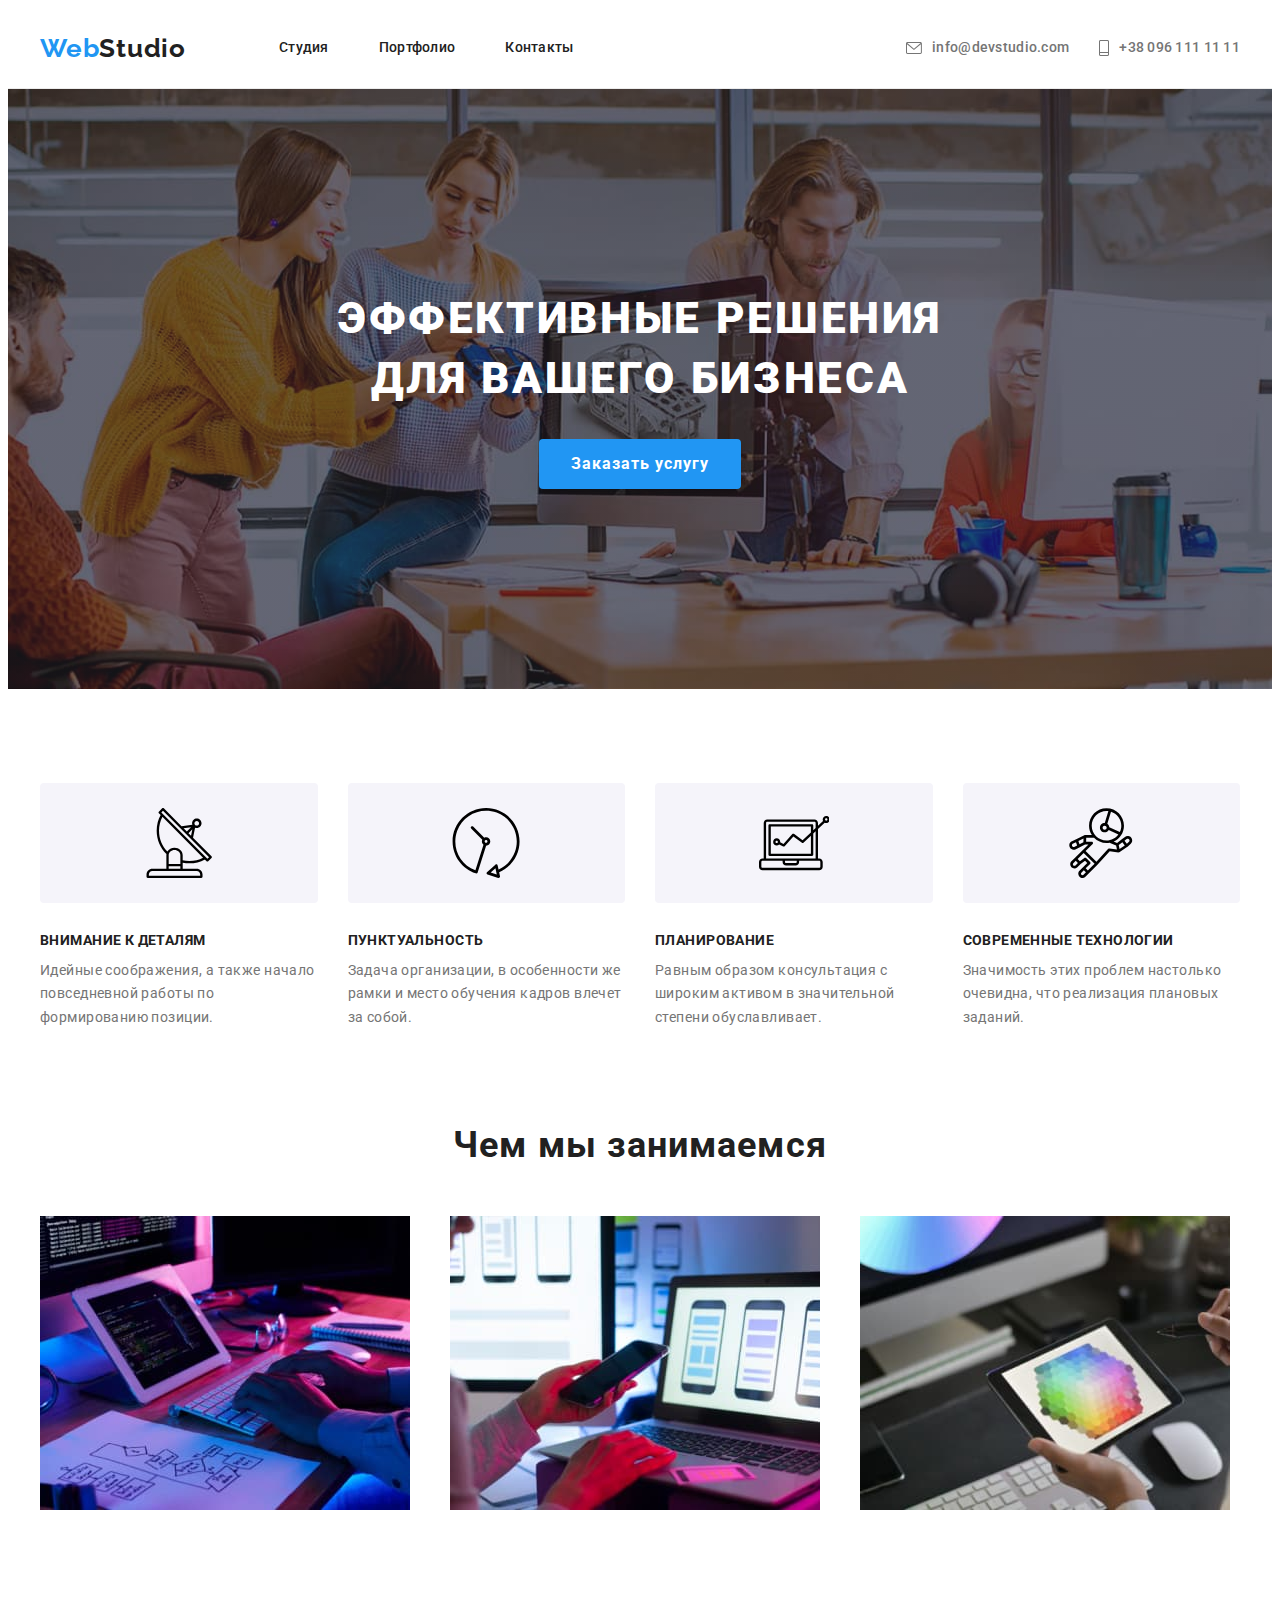
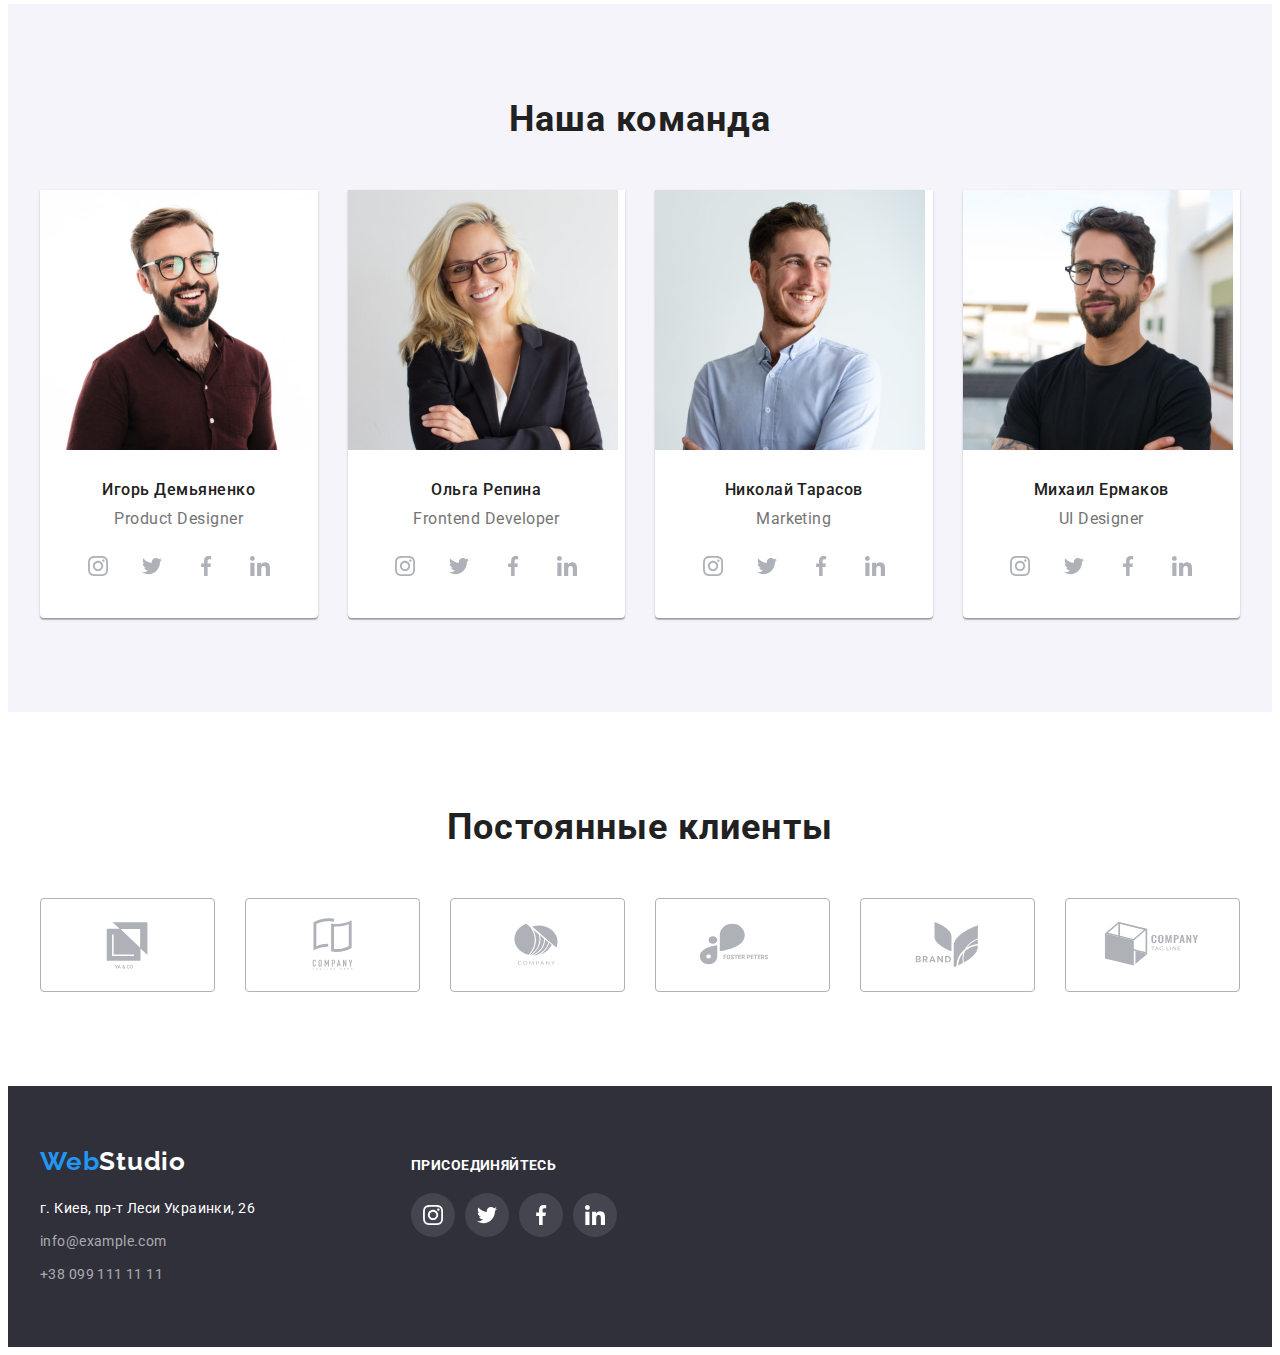
<file: index.html>
<!DOCTYPE html>
<html lang="en">
<head>
    <meta charset="UTF-8">
    <meta http-equiv="X-UA-Compatible" content="IE=edge">
    <meta name="viewport" content="width=device-width, initial-scale=1.0">
    <title>Document</title>
    <link href="https://fonts.googleapis.com/css2?family=Raleway:wght@700&family=Roboto:wght@400;500;700;900&display=swap"
        rel="stylesheet">
        <link rel="stylesheet" href="https://cdnjs.cloudflare.com/ajax/libs/modern-normalize/1.1.0/modern-normalize.min.css"
            integrity="sha512-wpPYUAdjBVSE4KJnH1VR1HeZfpl1ub8YT/NKx4PuQ5NmX2tKuGu6U/JRp5y+Y8XG2tV+wKQpNHVUX03MfMFn9Q=="
            crossorigin="anonymous" referrerpolicy="no-referrer" />
        <link rel="stylesheet" href="./css/reset.css" />
    <link rel="stylesheet" href="./css/styles.css" />
</head>
<body>
    <header class="page-header">
        <div class="container">
        <div class="container-nav">
        <nav class="container-nav">
            <a class="logo" href="./index.html">Web<span class="logostudio">Studio</span></a>   
            <ul class="navlist">
                <li class="navlist-header"><a class="link " href="./index.html">Студия</a></li>
                <li class="navlist-header"><a class="link" href="./portfolio.html">Портфолио</a></li>
                <li class="navlist-header"><a class="link" href="">Контакты</a></li>
            </ul>
        </nav>
        <ul class="headerlist">
            <li class="item"><a class="headerlist-nav" href="mailto:info@devstudio.com"><svg class="icon" width="16" height="12">
                <use href="./images/icons.svg#icon-email"></use>
            </svg>info@devstudio.com</a></li>
            
            <li class="item"><a class="headerlist-nav" href="tel:+380961111111"><svg class="icon" width="10" height="16">
                <use href="./images/icons.svg#icon-tel"></use>
            </svg>+38 096 111 11 11</a></li>
        </ul>
        </div>
        </div>
    </header>
    <main>
        <section class="hero-section">
            <div class="container-hero">
            <h1 class="hero-title">Эффективные решения <br>для вашего бизнеса</h1>
            <button type="button" class="button">Заказать услугу</button>
            </div>
        </section>
        <section class="section">
            <div class="container">
            <h2 class="visually-hidden">Особенности компании</h2>
            <ul class="section-list">
                <li class="item-list">
                    <div class="benefits-content">
                        <svg width="70" height="70">
                            <use href="./images/icons.svg#icon-vector-3"></use>
                        </svg>
                    </div>
                    
                    <h3 class="section-title">Внимание к деталям</h3>
                    <p class="section-text">Идейные соображения, а также начало повседневной работы по формированию позиции.</p>
                </li>
                <li class="item-list">
                    <div class="benefits-content">
                        <svg width="70" height="70">
                            <use href="./images/icons.svg#icon-vector-2"></use>
                        </svg>
                    </div>
                    
                    <h3 class="section-title">Пунктуальность</h3>
                    <p class="section-text">Задача организации, в особенности же рамки и место обучения кадров влечет за собой.
                    </p>
                </li>
                <li class="item-list">
                    <div class="benefits-content">
                        <svg width="70" height="70">
                            <use href="./images/icons.svg#icon-vector-1"></use>
                        </svg>
                    </div>
                    <h3 class="section-title">Планирование</h3>
                    <p class="section-text">Равным образом консультация с широким активом в значительной степени обуславливает.
                    </p>
                </li>
                <li class="item-list">
                    <div class="benefits-content">
                        <svg width="70" height="70">
                            <use href="./images/icons.svg#icon-vector-4"></use>
                        </svg>
                    </div>
                    <h3 class="section-title">Современные технологии</h3>
                    <p class="section-text">Значимость этих проблем настолько очевидна, что реализация плановых заданий.</p>
                </li>
            </ul>
            </div>
        </section>
        <section class="work-about section">
            <div class="container">
            <h2 class="title">Чем мы занимаемся</h2>
            <ul class="cards">
                <li class="item"><img src="./images/img1.jpg" alt="верстка и дизайн" width="370" /></li>
                <li class="item"><img src="./images/img2.jpg" alt="разработка мобильных приложений" width="370" /></li>
                <li class="item"><img src="./images/img3.jpg" alt="работа на планшете" width="370" /></li>
            </ul>
            </div>
        </section>
        <section class="section-comand section">
            <div class="container">
            <h2 class="title">Наша команда</h2>
            <ul class="comand-list">
                <li class="list-item">
                    <img src="./images/img4.jpg" alt="работник1" width="270" />
                    <div class="personal">
                    <h3 lang="en" class="comand-title-list">Игорь Демьяненко</h3>
                    <p lang="en" class="comand-text-items">Product Designer</p>
                    <ul class="team-masters">
                        <li class="item-comand">
                            <a href="instagram.com" class="icon-box">
                                <svg class="masters-icon" width="20" height="20">
                                    <use href="./images/icons.svg#icon-insta"></use>
                                </svg>

                            </a>
                        </li>
                        <li class="item-comand">
                            <a href="twitter.com" class="icon-box">
                                <svg class="masters-icon" width="20" height="20">
                                    <use href="./images/icons.svg#icon-twit"></use>
                                </svg>

                            </a>
                        </li>
                        <li class="item-comand">
                            <a href="facebook.com" class="icon-box">
                                <svg class="masters-icon" width="20" height="20">
                                    <use href="./images/icons.svg#icon-fb"></use>
                                </svg>

                            </a>
                        </li>
                        <li class="item-comand">
                            <a href="linkedin.com" class="icon-box">
                                <svg class="masters-icon" width="20" height="20">
                                    <use href="./images/icons.svg#icon-in"></use>
                                </svg>

                            </a>
                        </li>
                    </ul>
                    </div>
                </li>
                <li class="list-item">
                    <img src="./images/img5.jpg" alt="работник2" width="270" />
                    <div class="personal">
                    <h3 lang="en" class="comand-title-list">Ольга Репина</h3>
                    <p lang="en" class="comand-text-items">Frontend Developer</p>
                    <ul class="team-masters">
                        <li class="item-comand">
                            <a href="instagram.com" class="icon-box">
                                <svg class="masters-icon" width="20" height="20">
                                    <use href="./images/icons.svg#icon-insta"></use>
                                </svg>
                    
                            </a>
                        </li>
                        <li class="item-comand">
                            <a href="twitter.com" class="icon-box">
                                <svg class="masters-icon" width="20" height="20">
                                    <use href="./images/icons.svg#icon-twit"></use>
                                </svg>
                    
                            </a>
                        </li>
                        <li class="item-comand">
                            <a href="facebook.com" class="icon-box">
                                <svg class="masters-icon" width="20" height="20">
                                    <use href="./images/icons.svg#icon-fb"></use>
                                </svg>
                    
                            </a>
                        </li>
                        <li class="item-comand">
                            <a href="linkedin.com" class="icon-box">
                                <svg class="masters-icon" width="20" height="20">
                                    <use href="./images/icons.svg#icon-in"></use>
                                </svg>
                    
                            </a>
                        </li>
                    </ul>
                    </div>
                </li>
                <li class="list-item">
                    <img src="./images/img6.jpg" alt="работник3" width="270" />
                    <div class="personal">
                    <h3 lang="en" class="comand-title-list">Николай Тарасов</h3>
                    <p lang= "en" class="comand-text-items">Marketing</p>
                    <ul class="team-masters">
                        <li class="item-comand">
                            <a href="instagram.com" class="icon-box">
                                <svg class="masters-icon" width="20" height="20">
                                    <use href="./images/icons.svg#icon-insta"></use>
                                </svg>
                    
                            </a>
                        </li>
                        <li class="item-comand">
                            <a href="twitter.com" class="icon-box">
                                <svg class="masters-icon" width="20" height="20">
                                    <use href="./images/icons.svg#icon-twit"></use>
                                </svg>
                    
                            </a>
                        </li>
                        <li class="item-comand">
                            <a href="facebook.com" class="icon-box">
                                <svg class="masters-icon" width="20" height="20">
                                    <use href="./images/icons.svg#icon-fb"></use>
                                </svg>
                                
                    
                            </a>
                        </li>
                        <li class="item-comand">
                            <a href="linkedin.com" class="icon-box">
                                <svg class="masters-icon" width="20" height="20">
                                    <use href="./images/icons.svg#icon-in"></use>
                                </svg>
                    
                            </a>
                        </li>
                    </ul>
                    </div>
                </li>
                <li class="list-item">
                    <img src="./images/img7.jpg" alt="работник4" width="270" />
                    <div class="personal">
                    <h3 lang="en" class="comand-title-list">Михаил Ермаков</h3>
                    <p lang="en" class="comand-text-items">UI Designer</p>
                    <ul class="team-masters">
                        <li class="item-comand">
                            <a href="instagram.com" class="icon-box">
                                <svg class="masters-icon" width="20" height="20">
                                    <use href="./images/icons.svg#icon-insta"></use>
                                </svg>
                    
                            </a>
                        </li>
                        <li class="item-comand">
                            <a href="twitter.com" class="icon-box">
                                <svg class="masters-icon" width="20" height="20">
                                    <use href="./images/icons.svg#icon-twit"></use>
                                </svg>
                    
                            </a>
                        </li>
                        <li class="item-comand">
                            <a href="facebook.com" class="icon-box">
                                <svg class="masters-icon" width="20" height="20">
                                    <use href="./images/icons.svg#icon-fb"></use>
                                </svg>
                    
                            </a>
                        </li>
                        <li class="item-comand">
                            <a href="linkedin.com" class="icon-box">
                                <svg class="masters-icon" width="20" height="20">
                                    <use href="./images/icons.svg#icon-in"></use>
                                </svg>
                    
                            </a>
                        </li>
                    </ul> 
                    </div>
                </li>
            </ul>
            </div>
        </section>
        <section class="clients section">
        <div class="container">
            <h3 class="title">Постоянные клиенты</h3>
            <ul class="clients-list">
                <li class="clients-item">
                    <a href="" class="clients-box">
                        <svg class="icon-clients" width="106" height="60">
                            <use href="./images/icons.svg#icon-logo-1"></use>
                        </svg>

                    </a>

                </li>

                <li class="clients-item">
                    <a href="" class="clients-box">
                        <svg class="icon-clients" width="106" height="60">
                            <use href="./images/icons.svg#icon-logo-2"></use>
                        </svg>
                
                    </a>
                
                </li>
                <li class="clients-item">
                    <a href="" class="clients-box">
                        <svg class="icon-clients" width="106" height="60">
                            <use href="./images/icons.svg#icon-logo-3"></use>
                        </svg>
                
                    </a>
                
                </li>
                <li class="clients-item">
                    <a href="" class="clients-box">
                        <svg class="icon-clients" width="106" height="60">
                            <use href="./images/icons.svg#icon-logo-4"></use>
                        </svg>
                
                    </a>
                
                </li>
                <li class="clients-item">
                    <a href="" class="clients-box">
                        <svg class="icon-clients" width="106" height="60">
                            <use href="./images/icons.svg#icon-logo-5"></use>
                        </svg>
                
                    </a>
                
                </li>
                <li class="clients-item">
                    <a href="" class="clients-box">
                        <svg class="icon-clients" width="106" height="60">
                            <use href="./images/icons.svg#icon-logo-6"></use>
                        </svg>
                
                    </a>
                
                </li>
             </ul>
        </div>
        </section>
    </main>
    <footer class="footer">
        <div class=" container container-footer">
            <div class="footer-nav">
        <a class="logo" href="">Web<span class="logostudiofooter">Studio</span></a>
        <address class="address">
            <ul class="footerlist">
                <li class="item">
                    <a class="footerlist-address" href="">г. Киев, пр-т Леси Украинки, 26</a></li>
                <li class="item">
                    <a class="footerlist-mailto" href="mailto:info@example.com">info@example.com</a></li>
                <li class="item">
                    <a class="footerlist-tel" href="tel:+380991111111">+38 099 111 11 11</a>
                </li>
            </ul>
        </address>
            </div>
            <div class="footer-social">
                <h4 class="footer-title">присоединяйтесь</h4>
                <ul class="footer-list">
                    <li class="footer-item">
                        <a href="instagram.com" class="icon-footer">
                            <svg class="masters-icon" width="20" height="20">
                                <use href="./images/icons.svg#icon-insta"></use>
                            </svg>
                        </a>
                        </li>
                        <li class="footer-item">
                            <a href="twitter.com" class="icon-footer">
                                <svg class="masters-icon" width="20" height="20">
                                    <use href="./images/icons.svg#icon-twit"></use>
                                </svg>
                            </a>
                        </li>
                        <li class="footer-item">
                        <a href="facebook.com" class="icon-footer">
                            <svg class="masters-icon" width="20" height="20">
                                <use href="./images/icons.svg#icon-fb"></use>
                            </svg>
                        </a>
                        </li>
                        <li class="footer-item">
                        <a href="linkedin.com" class="icon-footer">
                            <svg class="masters-icon" width="20" height="20">
                                <use href="./images/icons.svg#icon-in"></use>
                            </svg>
                        </a>
                        </li>

                </ul>
            </div>
        </div>

    </footer>
</body>

</html>
</file>
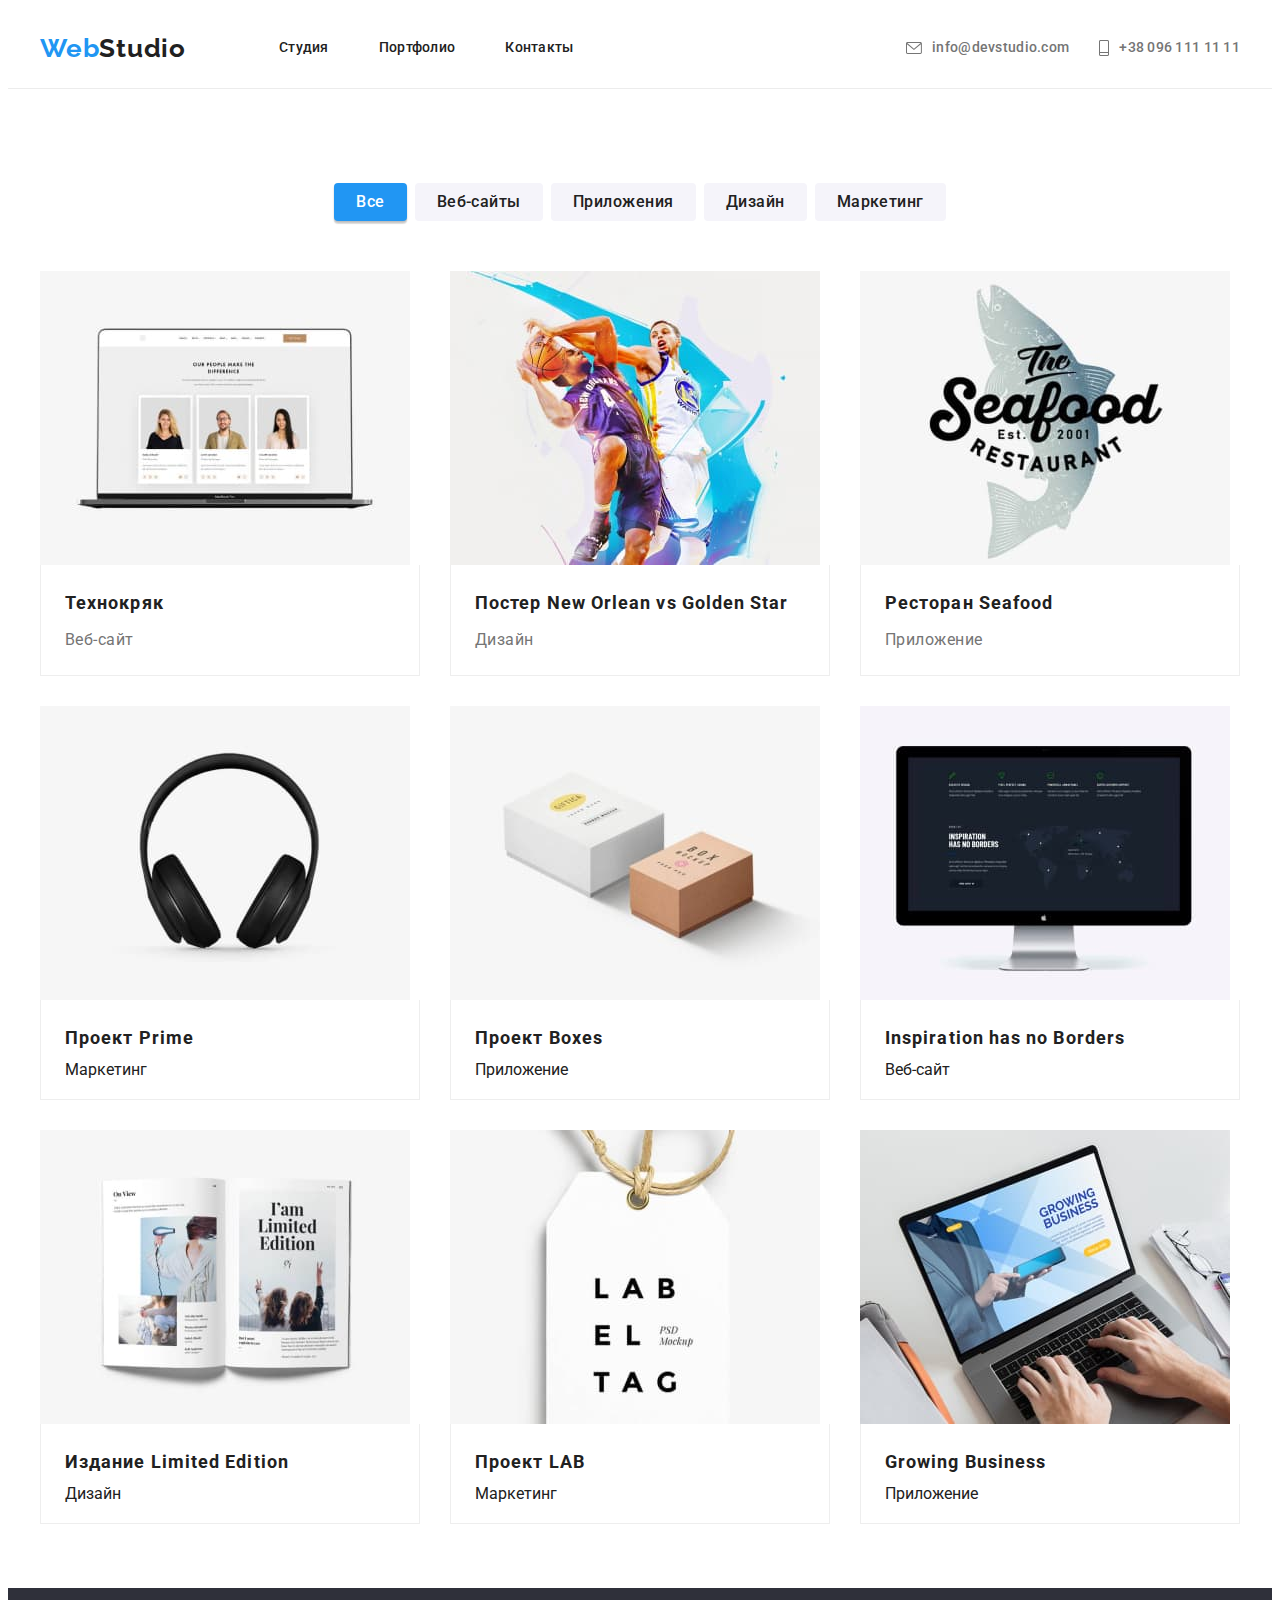
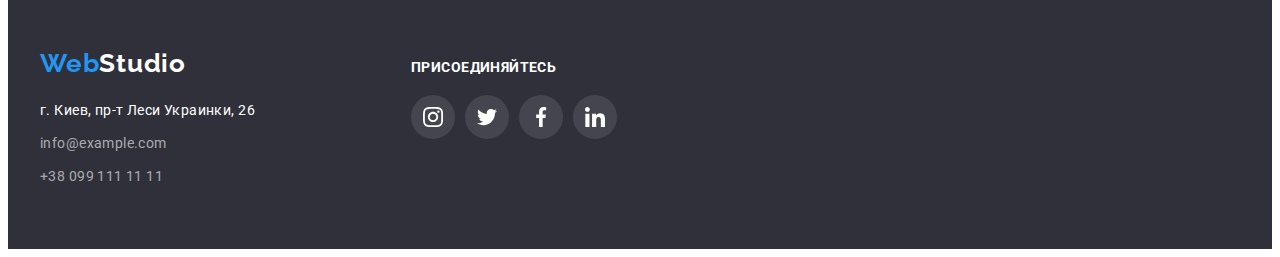
<file: portfolio.html>
<!DOCTYPE html>
<html lang="en">
<head>
    <meta charset="UTF-8">
    <meta http-equiv="X-UA-Compatible" content="IE=edge">
    <meta name="viewport" content="width=device-width, initial-scale=1.0">
    <title>Document</title>
    <link href="https://fonts.googleapis.com/css2?family=Raleway:wght@700&family=Roboto:wght@400;500;700;900&display=swap"
        rel="stylesheet">
        <link rel="stylesheet" href="https://cdnjs.cloudflare.com/ajax/libs/modern-normalize/1.1.0/modern-normalize.min.css"
            integrity="sha512-wpPYUAdjBVSE4KJnH1VR1HeZfpl1ub8YT/NKx4PuQ5NmX2tKuGu6U/JRp5y+Y8XG2tV+wKQpNHVUX03MfMFn9Q=="
            crossorigin="anonymous" referrerpolicy="no-referrer" />
        <link rel="stylesheet" href="./css/reset.css" />
    <link rel="stylesheet" href="./css/styles.css" />
</head>
<body>
     <h1 class="visually-hidden">Сторінка Портфолио</h1>   
    <header class="page-header">
        <div class="container">
        <div class="container-nav">
    <nav class="container-nav">
        <a class="logo" href="./index.html">Web<span class="logostudio">Studio</span></a>
        <ul class="navlist">
            <li class="navlist-header"><a class="link" href="./index.html">Студия</a></li>
            <li class="navlist-header"><a class="link" href="./portfolio.html">Портфолио</a></li>
            <li class="navlist-header"><a class="link" href="">Контакты</a></li>
        </ul>
    </nav>
    <ul class="headerlist">
        <li class="item"><a class="headerlist-nav" href="mailto:info@devstudio.com"><svg class="icon" width="16" height="12">
            <use href="./images/icons.svg#icon-email"></use>
        </svg>info@devstudio.com</a></li>
        <li class="item"><a class="headerlist-nav" href="tel:+380961111111"><svg class="icon" width="10" height="16">
            <use href="./images/icons.svg#icon-tel"></use>
        </svg>+38 096 111 11 11</a></li>
    </ul>
    </div>
    </div>
    </header>
<main>
    <section class="work-list section">
        <div class="container">
    <h1 class="visually-hidden">Список Портфоліо</h1>
        <ul class="portfolio-items">
            <li><button type="button" class="portfolio-button active">Все</button></li>
            <li><button type="button" class="portfolio-button">Веб-сайты</button></li>
            <li><button type="button" class="portfolio-button">Приложения</button></li>
            <li><button type="button" class="portfolio-button">Дизайн</button></li>
            <li><button type="button" class="portfolio-button">Маркетинг</button></li>
        </ul>
        <ul class="portfolio-flex">
            <li class="gallery-list">
                <a href="" class="gallery-link"><img src="./images/img8.jpg" alt="фото с людьмии" width="370" />
                <div class="portfolio-list">
                <h2 class="portfolio-title ">Технокряк</h2>
                <p lang="en" class="portfolio-text">Веб-сайт</p>
                </div>
                </a>
            </li>
            <li class="gallery-list">
                <a href="" class="gallery-link"><img src="./images/img9.jpg" alt="баскетболисты" width="370" />
                <div class="portfolio-list">
                <h2 class="portfolio-title">Постер New Orlean vs Golden Star</h2>
                <p lang="en" class="portfolio-text">Дизайн</p>
                </div>
                </a>
            </li>
            <li class="gallery-list">
                <a href="" class="gallery-link"><img src="./images/img10.jpg" alt="лейбл ресторана" width="370" />
                <div class="portfolio-list">
                <h2 class="portfolio-title">Ресторан Seafood</h2>
                <p lang="en" class="portfolio-text">Приложение</p>
                </div>
                </a>
            </li>
            <li class="gallery-list">
                <a href="" class="gallery-link"><img src="./images/img11.jpg" alt="наушники" width="370" />
                <div class="portfolio-list">
                <h2 class="portfolio-title">Проект Prime</h2>
                <p lang="en" class="portfolio-tex">Маркетинг</p>
                </div>
                </a>
            </li>
            <li class="gallery-list">
                <a href="" class="gallery-link"><img src="./images/img12.jpg" alt="коробки" width="370" />
                <div class="portfolio-list">
                <h2 class="portfolio-title">Проект Boxes</h2>
                <p lang="en" class="portfolio-tex">Приложение</p>
                </div>
                </a>
            </li>
            <li class="gallery-list">
                <a href="" class="gallery-link"><img src="./images/img13.jpg" alt="монитор" width="370" />
                <div class="portfolio-list">
                <h2 class="portfolio-title">Inspiration has no Borders</h2>
                <p lang="en" class="portfolio-tex">Веб-сайт</p>
                </div>
                </a>
            </li>
            <li class="gallery-list">
                <a href="" class="gallery-link"><img src="./images/img14.jpg" alt="журнал" width="370" />
                <div class="portfolio-list">
                <h2 class="portfolio-title">Издание Limited Edition</h2>
                <p lang="en" class="portfolio-tex">Дизайн</p>
                </div>
                </a>
            </li> 
            <li class="gallery-list">
                <a href="" class="gallery-link"><img src="./images/img15.jpg" alt="лейбл" width="370" />
                <div class="portfolio-list">
                <h2 class="portfolio-title">Проект LAB</h2>
                <p lang="en" class="portfolio-tex">Маркетинг</p>
                </div>
                </a>
            </li>
            <li class="gallery-list">
                <a href="" class="gallery-link"><img src="./images/img16.jpg" alt="ноутбук" width="370" />
                <div class="portfolio-list">
                <h2 class="portfolio-title">Growing Business</h2>
                <p lang="en" class="portfolio-tex">Приложение</p>
                </div>
                </a>
            </li>
        </ul>
        </div>
    </section>       
</main>
    <footer class="footer">
    <div class=" container container-footer">
        <div class="footer-nav">
    <a class="logo" href="">Web<span class="logostudiofooter">Studio</span></a>
    <address class="address">
        <ul class="footerlist">
            <li class="item">
                <a class="footerlist-address" href="">г. Киев, пр-т Леси Украинки, 26</a></li>
            <li class="item">
                <a class="footerlist-mailto" href="mailto:info@example.com">info@example.com</a></li>
            <li class="item">
                <a class="footerlist-tel" href="tel:+380991111111">+38 099 111 11 11</a>
            </li>
        </ul>
    </address>
    </div>
    <div class="footer-social">
        <h4 class="footer-title">присоединяйтесь</h4>
        <ul class="footer-list">
            <li class="footer-item">
                <a href="instagram.com" class="icon-footer">
                    <svg class="masters-icon" width="20" height="20">
                        <use href="./images/icons.svg#icon-insta"></use>
                    </svg>
                </a>
            </li>
            <li class="footer-item">
                <a href="twitter.com" class="icon-footer">
                    <svg class="masters-icon" width="20" height="20">
                        <use href="./images/icons.svg#icon-twit"></use>
                    </svg>
                </a>
            </li>
            <li class="footer-item">
                <a href="facebook.com" class="icon-footer">
                    <svg class="masters-icon" width="20" height="20">
                        <use href="./images/icons.svg#icon-fb"></use>
                    </svg>
                </a>
            </li>
            <li class="footer-item">
                <a href="linkedin.com" class="icon-footer">
                    <svg class="masters-icon" width="20" height="20">
                        <use href="./images/icons.svg#icon-in"></use>
                    </svg>
                </a>
            </li>
    
        </ul>
    </div>
    </div>
    </footer>
</body>

</html>
</file>
<file: css/styles.css>
:root {
    --primary-text-color: #212121;
    --title-text-color: #757575;
    --accent-color: #2196F3;
    --white-text-color:  #FFFFFF;
    --main-font: "Roboto";
    --secondary-background-color:#F5F4FA;
    --hero-color: rgba(47, 48, 58, 0.4);
    --icon-color:#AFB1B8;
    --background-icon:#FFFFFF;
}  
body {
    background-color: var(--white-text-color);
    color: var(--primary-text-color);
    font-family: "Roboto", sans-serif;
}
p,
h1,
h2,
h3 
h4 {
    margin: 0;
}
ul {
    margin: 0;
    padding-left: 0;
}
button {
    cursor: pointer;
}
address {
    font-style: normal;
}
a {
    color: currentColor;
}
a {
    text-decoration: none;
}
img {
    display: block;
}
.visually-hidden {
    position: absolute;
    width: 1px;
    height: 1px;
    margin: -1px;
    border: 0;
    padding: 0;
    white-space: nowrap;
    clip-path: inset(100%);
    clip: rect(0 0 0 0);
    overflow: hidden;
}

.container {
    width: 1200px;
    padding-left: 15px;
    padding-right: 15px;
    margin: 0 auto;
    
}
ul {
    list-style: none;
}
.page-header {
    background-color: var(--white-text-color);
    border-bottom: 1px solid #ECECEC;
}
/* logo сайта */
.logo {
    color: var(--accent-color);
    font-family: 'Raleway', sans-serif;
    font-weight: 700;
    font-size: 26px;
    line-height: 1.19;
    letter-spacing: 0.03em;
}
.logostudio {
    color: var(--primary-text-color);    
}
.logostudiofooter {
   color: var(--white-text-color);
}
            /* nav list========== */
.navlist {
    display: flex;
    margin-left: 93px;
    align-items: center;
   
}
.navlist li {
    margin-right: 50px;
}
.navlist-header, .navlist-header, .navlist-header:last-child {
    margin-right: 0px;
}
.navlist.link {
    display: block;
    padding-top: 32px;
    padding-bottom: 32px;
}
.navlist-header,.navlist-header,.navlist-header {
    font-weight: 500;
    font-size: 14px;
    line-height: 1.14;
    letter-spacing: 0.02em;
    color: var(--primary-text-color);
}
.navlist-header:hover,.navlist-header:hover,.navlist-header:hover {
    color: var(--accent-color);
}
.navlist a {
    padding: 32px 0;
    color: var(--primary-text-color);
    font-weight: 500;
    font-size: 14px;
    line-height: 1.14;
    letter-spacing:0.02em;
}
.navlist a {
    display: block;
}
.container-nav {
     display: flex;
     align-items: center;
}
/* header list mailto i tel */
.headerlist-nav,.headerlist-nav {
    color: var(--title-text-color);
    font-weight: 500;
    font-size: 14px;
    line-height: 1.14;
    letter-spacing: 0.02em;
}
.headerlist a:hover,
.headerlist a:focus,
.navlist a:hover,
.navlist a:focus {
    color: var(--accent-color);
}

.headerlist a {
    color: var(--title-text-color);
    font-weight: 500;
    font-size: 14px;
    line-height: 1.14;
    letter-spacing: 0.02em;
    display: flex;
    align-items: center;
    gap:10px;
}
.headerlist-nav:hover, 
.headerlist-nav:focus {
    color: var(--accent-color);
}
.headerlist {
    display: flex;
    margin-left: auto;   
}
.icon {
   background: var(--background-icon); 
   fill: currentColor;  
}
.headerlist .item {
    margin-left: 30px;
}
.container-hero {
    display: flex;
    align-items: center;
    flex-direction: column;
    background: #2F303A;
}
                /* головний заголовок */
.hero-title {
    margin-bottom: 30px;
    color: var(--white-text-color);
    font-weight: 900;
    font-size: 44px;
    line-height: 1.36;
    text-align: center;
    letter-spacing: 0.06em; 
    text-transform: uppercase;
}
.container-hero {
    max-width: 1600px;
    background-image: linear-gradient(
    rgba(47, 48, 58, 0.4),
    rgba(47, 48, 58, 0.4)),
    url(../images/img17.jpg);
    background-repeat: no-repeat;
    background-position: center;
    background-size: cover;
    background-color: var(--hero-color);
    margin-right: auto;
    margin-left: auto;

    padding-top: 200px;
    padding-bottom: 200px;
}
/* button */
.button {
    display: block;
    display: inline-block;
    min-width: 200px;
    height: 50px;
    padding: 10px 32px;
    box-shadow: 0px 4px 4px rgba(0, 0, 0, 0.15);
    border-radius: 4px;
    border:0;
    color: var(--white-text-color);
    background-color: var(--accent-color);
    font-family: Roboto;
    font-weight: 700;
    font-size: 16px;
    line-height: 1.88;
    display: flex;
    align-items: center;
    text-align: center;
    letter-spacing: 0.06em;
}
.button:hover {
    background: #188CE8;
}
/* ==============================фон hero and footer================== */
.hero, .footer {
    background-color: #2F303A;
}
.section {
    padding-top: 94px;
    padding-bottom: 94px;
}
.item-list { 
   margin-left: 30px;
}
.item-list {
    flex-basis: calc((100% / 4 - 30px));
}
.benefits-content {
    margin-bottom: 30px;
    height: 120px;
    display: flex;
    align-items: center;
    justify-content: center;
    background: var(--secondary-background-color);
    border-radius: 4px;
}
/* section звголовків */
.section-title {
    margin-bottom: 10px;
    color: var(--primary-text-color);
    font-weight: 700;
    font-size: 14px;
    line-height: 1.14;
    letter-spacing: 0.03em;
    text-transform: uppercase;
}
.section-text {
    margin-bottom: 0;
    color: var(--title-text-color);
    font-size: 14px;
    line-height: 1.7;
    letter-spacing: 0.03em;
}
.section-list {
    display: flex;
    flex-wrap: nowrap;
    list-style: none;
    margin-left: -30px;
   
}
.section-list > .list-item {
    flex-basis: calc(100% / 4 - 30px);
    margin-left: 30px;
}
.work-about.section {
    padding-top: 0;
}
/* ================ ===============заголовок h2 секція=================== */
.title {
    margin-bottom: 50px;
    padding-top: 0px;
    color: var(--primary-text-color);
    font-weight: 700;
    font-size: 36px;
    line-height: 1.17;
    text-align: center;
    letter-spacing: 0.03em;
}
.comand-title-list {
    margin-bottom: 10px;
    color: var(--primary-text-color);
    font-weight: 500;
    font-size: 16px;
    line-height: 1.19;
    text-align: center;
    letter-spacing: 0.03em;
}
.comand-text-items {
    margin-bottom: 16px;
    color: var(--title-text-color);
    font-size: 16px;
    line-height: 1.19;
    text-align: center;
    letter-spacing: 0.03em;
}
.cards {
    display: flex;
    flex-wrap: wrap;
    list-style: none;
    margin-left: -30px;
}
.cards .item {
    flex-basis: calc(100% / 3 - 30px);
    margin-left: 30px;
}
.section-comand .section {
    background: var(--secondary-background-color);
}
.section-comand {
    background-color: var(--secondary-background-color);
}
.list-item {
    display: block;
    background: #FFFFFF;
    box-shadow: 0px 1px 3px rgba(0, 0, 0, 0.12),
    0px 1px 1px rgba(0, 0, 0, 0.14),
    0px 2px 1px rgba(0, 0, 0, 0.2);
    border-radius: 0px 0px 4px 4px;
}
.comand-list .list-item {
    flex-basis: calc((100% - 90px) / 4);
}
.list-item:not(:last-child) {
    margin-right: 30px;
}
.personal {
    padding-top: 30px;
    padding-bottom: 30px;
}
.comand-list {
    display: flex;
    flex-wrap: wrap;
    list-style: none;
}
.team-masters {
    display: flex;
    justify-content: center;
}
.item-comand {
     margin-left: 10px;
}
.item-comand:first-child {
    margin-left: 0;
}
.item-comand .icon-box {
    width: 44px;
    height: 44px;
}
.icon-box {
    display: flex;
    align-items: center;
    justify-content: center;
    border-radius: 50px;
     color:var(--icon-color);
}
.icon-box:hover, .icon-box:focus {
    background: var(--accent-color);
    color:var(--background-icon);
}
.masters-icon {
    fill: currentColor;
        
}
/*========= секція постоянні клієнти====== */

.clients-list {
    display: flex;
    justify-content: center;
}
.clients-item {
    margin-left: 30px;
}
.clients-item {
    flex-basis: calc((100% - 150px) / 6);
}    
.clients-item:first-child {
    margin-left: 0;
}  
.clients-box {
    height: 92px;
    display: flex;
    align-items: center;
    justify-content: center;
    background: var(--background-icon);
    color: var(--icon-color);
    border: 1px solid var(--icon-color);
    border-radius: 4px;
}
.clients-box:hover, .clients-box:focus {
    border-color:var(--accent-color);
    color: var(--accent-color);
}
.icon-clients {
    fill: currentColor;
}

/* footer list */
.footerlist-address {
    display: block;
    color: var(--white-text-color);
    font-style: normal;
    font-size: 14px;
    line-height: 1.71;
    letter-spacing: 0.03em;
    margin-bottom: 9px;
}
.footerlist-mailto,
.footerlist-tel {
    color: rgba(255, 255, 255, 0.6);
    font-size: 14px;
    line-height: 1.71;
    letter-spacing: 0.03em;
}
.footerlist-mailto:hover,
.footerlist-tel:hover {
    color: var(--title-text-color);
}
.footerlist-mailto:focus,
.footerlist-tel:focus {
    color: var(--accent-color);
}
.footer {
    padding-top: 60px;
    padding-bottom: 60px;
}
.logostudiofooter, .footer .logo {
    margin-bottom: 20px;
}
.logostudiofooter .logo {
    display: block;
}
.footer .logo {
    display: inline-block;
}
.footerlist-tel {
    margin-bottom: 60px;
}
.footerlist {
    display: block;
}
.footerlist .item:not(:last-child) {
    margin-bottom: 9px;
}
.footer-title {
    margin-bottom: 20px;
    font-family: 'Roboto';
    font-style: normal;
    font-weight: 700;
    font-size: 14px;
    line-height: 1,14;
    letter-spacing: 0.03em;
    text-transform: uppercase;
    color: var(--white-text-color);
}
.footer-social {
    margin-left: 156px;
}
.container-footer {
    display: flex;
    align-items: baseline;
}
.footer-list {
    display: flex; 
}
.footer-item {
    margin-left: 10px;
    display: flex;
     gap: 10px;
}
.footer-item:first-child {
    margin-left: 0;
}
.icon-footer {
    width: 44px;
    height: 44px;
}
.icon-footer {
    display: flex;
    align-items: center;
    justify-content: center;
    border-radius: 50px;
    background: rgba(255, 255, 255, 0.1); 
    color:var(--background-icon);
}
.icon-footer:hover, .icon-footer:focus {
    background-color:var(--accent-color);
}
.masters-icon {
    fill:currentColor
}

/* ===============================Портфолио============================== */

.portfolio-button.active {
    color: var(--white-text-color);
    background-color: var(--accent-color);
    box-shadow: 0px 3px 1px rgb(0 0 0 / 10%), 0px 1px 2px rgb(0 0 0 / 8%), 0px 2px 2px rgb(0 0 0 / 12%);
}
.portfolio-button {
    padding: 6px 22px;
}
.portfolio-button {
    display: block;
    font-family: Roboto;
    font-weight: 500;
    font-size: 16px;
    line-height: 1.62;
    text-align: center;
    letter-spacing: 0.03em;
    color: var(--primary-text-color);
    background-color: var(--secondary-background-color);
    border-radius: 4px;
    border:0;

}
.portfolio-button:hover, .portfolio-button:focus {
    color:var(--white-text-color) ;
    background-color: var(--accent-color);
}
.portfolio-button:hover, .portfolio-button:focus {
    box-shadow: 0px 3px 1px rgba(0, 0, 0, 0.1),
    0px 1px 2px rgba(0, 0, 0, 0.08),
    0px 2px 2px rgba(0, 0, 0, 0.12);
}
.portfolio-title {
    margin-bottom: 4px;
    color: var(--primary-text-color);
    font-weight: 700;
    font-size: 18px;
    line-height: 2;
    text-align: left;
    letter-spacing: 0.06em;
}
.portfolio-text {
    color: var(--title-text-color);
    font-size: 16px;
    line-height: 1.88;
    text-align: left;
    letter-spacing: 0.03em;
}
.portfolio {
    padding-top: 6px;
    padding-bottom: 22px;    
}
.portfolio-list {
    padding: 20px 24px;
    border: 1px solid #EEEEEE;
    border-top: 0; 
}
.portfolio-items {
    margin-bottom: 50px;
}
.portfolio-items {
    display: flex;
    flex-wrap: wrap;
    justify-content: center;
}
.portfolio-items li:not(:last-child) {    
    margin-right: 8px;
}
.gallery-link {
    display: block;
}
.gallery-link:hover,
.gallery-link:focus {
    box-shadow: 0px 1px 1px rgba(0, 0, 0, 0.12),
    0px 4px 4px rgba(0, 0, 0, 0.06),
    1px 4px 6px rgba(0, 0, 0, 0.16);
}  
   
/* -------------------------container================= */
.portfolio-flex {
    display: flex;
    flex-wrap: wrap;

    padding: 0;
    margin: 0;
    list-style: none;
    
    margin-left: -30px;
    margin-bottom: -30px;

}
.portfolio-flex > .gallery-list {
    flex-basis: calc(100% / 3 - 30px);
    margin-left: 30px;
    margin-bottom: 30px;
}
.portfolio-flex > .gallery-list:nth-child(3n) {
    margin-right: 0;
}
.portfolio-flex > .gallery-list:nth-last-child(-n+3) {
    margin-bottom: 0;
}
</file>
